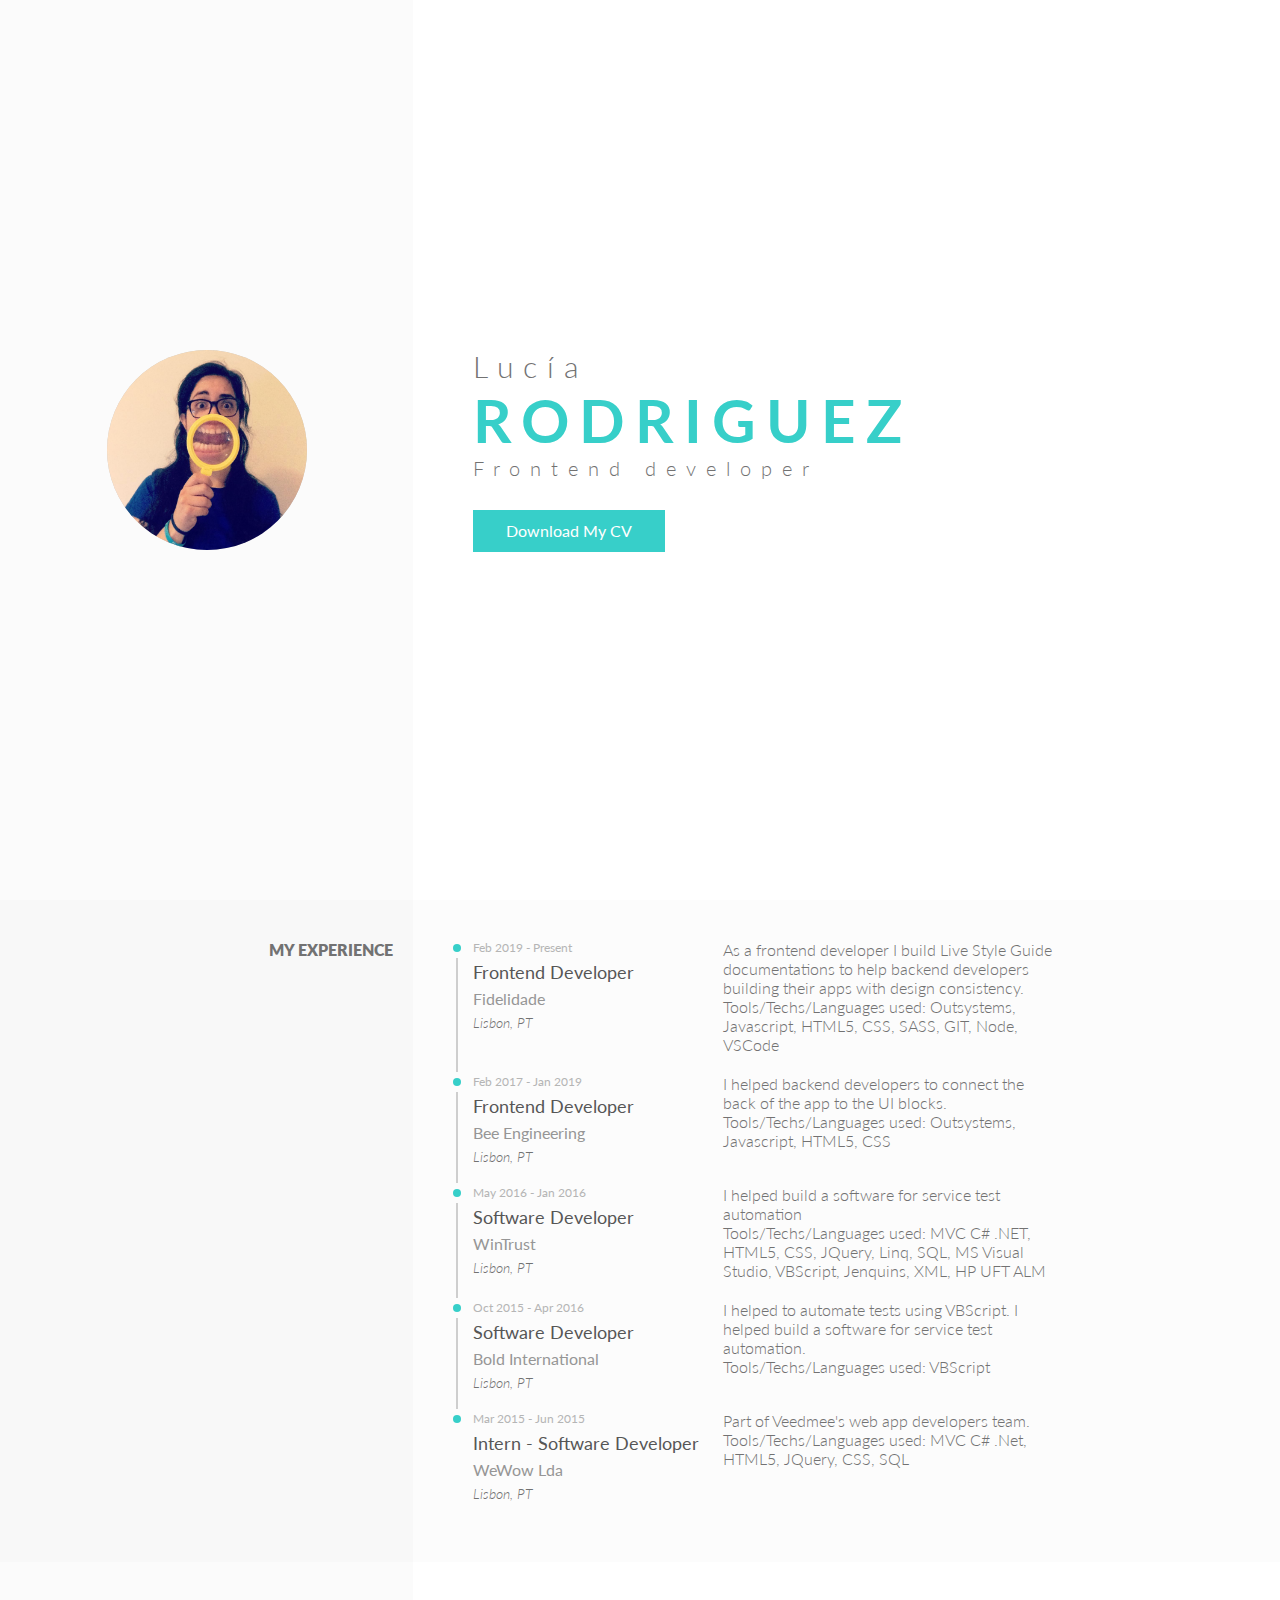
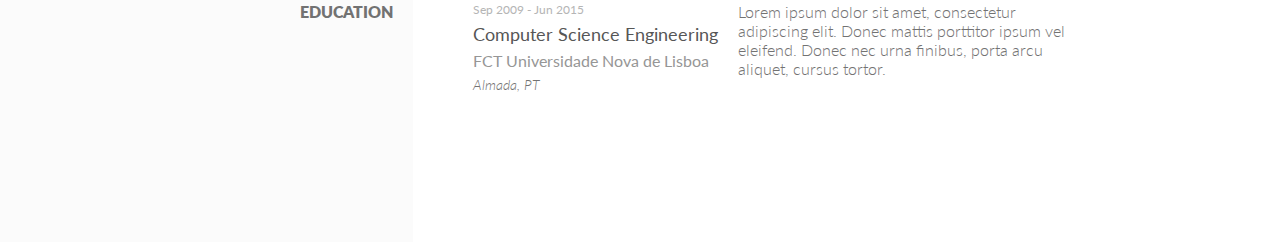
<file: index.html>
<!DOCTYPE html>
<!--[if lt IE 7]>      <html class="no-js lt-ie9 lt-ie8 lt-ie7"> <![endif]-->
<!--[if IE 7]>         <html class="no-js lt-ie9 lt-ie8"> <![endif]-->
<!--[if IE 8]>         <html class="no-js lt-ie9"> <![endif]-->
<!--[if gt IE 8]><!--> <html class="no-js"> <!--<![endif]-->
    <head>
        <meta charset="utf-8">
        <meta http-equiv="X-UA-Compatible" content="IE=edge">
        <title></title>
        <meta name="description" content="">
        <meta name="viewport" content="width=device-width, initial-scale=1">
        <link rel="stylesheet" href="css/styles2.css">
        <link rel="stylesheet" href="css/font-awesome.min.css">

    </head>
    <body>
        
        <section class="basic-info">
            <div class="left-bar">
                <img src="img/lucia.png">
                
            </div>
            <div class="content">
                <div class="names">
                    <p>Luc&iacute;a</p>
                    <p>Rodriguez</p>
                    <p>Frontend developer</p>
                    <div class="btn btn-primary">Download My CV</div>
                </div>
                
            </div>
        </section>
        
        <section class="experience">
            <div class="left-bar">
                My Experience
            </div>
            <div class="content">
                <div class="job-container">
                    <div class="job-container__details">
                        <div class="job-container__time">Feb 2019 - Present</div>
                        <div class="job-container__name">Frontend Developer</div>
                        <div class="job-container__company">Fidelidade</div>
                        <div class="job-container__place">Lisbon, PT</div>
                    </div>
                    <div class="job-container__resume">
                        <div class="job-container__desc">
                            <p>As a frontend developer I build Live Style Guide documentations to help backend developers building their apps with design consistency.</p>
                            <p>Tools/Techs/Languages used: Outsystems, Javascript, HTML5, CSS, SASS, GIT, Node, VSCode</p>
                        </div>
                    </div>  
                </div>

                <div class="job-container">
                    <div class="job-container__details">
                        <div class="job-container__time">Feb 2017 - Jan 2019</div>
                        <div class="job-container__name">Frontend Developer</div>
                        <div class="job-container__company">Bee Engineering</div>
                        <div class="job-container__place">Lisbon, PT</div>
                    </div>
                    <div class="job-container__resume">
                        <div class="job-container__desc">
                            <p>I helped backend developers to connect the back of the app to the UI blocks.</p>
                            <p>Tools/Techs/Languages used: Outsystems, Javascript, HTML5, CSS</p>
                        </div>
                    </div>  
                </div>

                <div class="job-container">
                    <div class="job-container__details">
                        <div class="job-container__time">May 2016 - Jan 2016</div> 
                        <div class="job-container__name">Software Developer</div>
                        <div class="job-container__company">WinTrust</div>
                        <div class="job-container__place">Lisbon, PT</div>
                    </div>
                    <div class="job-container__resume">
                        <div class="job-container__desc">
                            <p>I helped build a software for service test automation</p>
                            <p>Tools/Techs/Languages used: MVC C# .NET, HTML5, CSS, JQuery, Linq, SQL, MS Visual Studio, VBScript, Jenquins, XML, HP UFT ALM</p>
                        </div>
                    </div>
                </div>

                <div class="job-container">
                    <div class="job-container__details">
                        <div class="job-container__time">Oct 2015 - Apr 2016</div>
                        <div class="job-container__name">Software Developer</div>
                        <div class="job-container__company">Bold International</div>
                        <div class="job-container__place">Lisbon, PT</div>
                    </div>
                    <div class="job-container__resume">
                        <div class="job-container__desc">
                            <p>I helped to automate tests using VBScript. I helped build a software for service test automation.</p>
                            <p>Tools/Techs/Languages used: VBScript</p>    
                        </div>  
                    </div>
                </div>
                
                <div class="job-container">
                    <div class="job-container__details">
                        <div class="job-container__time">Mar 2015 - Jun 2015</div> 
                        <div class="job-container__name">Intern - Software Developer</div>
                        <div class="job-container__company">WeWow Lda</div>
                        <div class="job-container__place">Lisbon, PT</div>
                    </div>
                    <div class="job-container__resume">
                        <div class="job-container__desc">
                            <p>Part of Veedmee's web app developers team.</p>
                            <p>Tools/Techs/Languages used: MVC C# .Net, HTML5, JQuery, CSS, SQL</p>    
                        </div>
                    </div>
                </div>

            </div>
        </section>

        <section class="education">
            <div class="left-bar">
                Education
            </div>
            <div class="content">
                
                <div class="job-container">
                    <div class="job-container__details">
                        <div class="job-container__time">Sep 2009 - Jun 2015</div> 
                        <div class="job-container__name">Computer Science Engineering</div>
                        <div class="job-container__company">FCT Universidade Nova de Lisboa</div>
                        <div class="job-container__place">Almada, PT</div>
                    </div>
                    <div class="job-container__resume">
                        <div class="job-container__desc">Lorem ipsum dolor sit amet, consectetur adipiscing elit. Donec mattis porttitor ipsum vel eleifend. Donec nec urna finibus, porta arcu aliquet, cursus tortor. </div>
                    </div>  
                </div>

            </div>
        </section>

        <!--<section class="contact-me">
            <div class="left-bar">
                Feel free to contact me
            </div>
            <div class="content">
                <div class="images">
                    <img class="me-cartoon" src="img/locia.png">
                    <img class="cloud" src="img/cloud.png">
                </div>
            </div>
        </section>-->

        <script src="" async defer></script>
    </body>
</html>
</file>
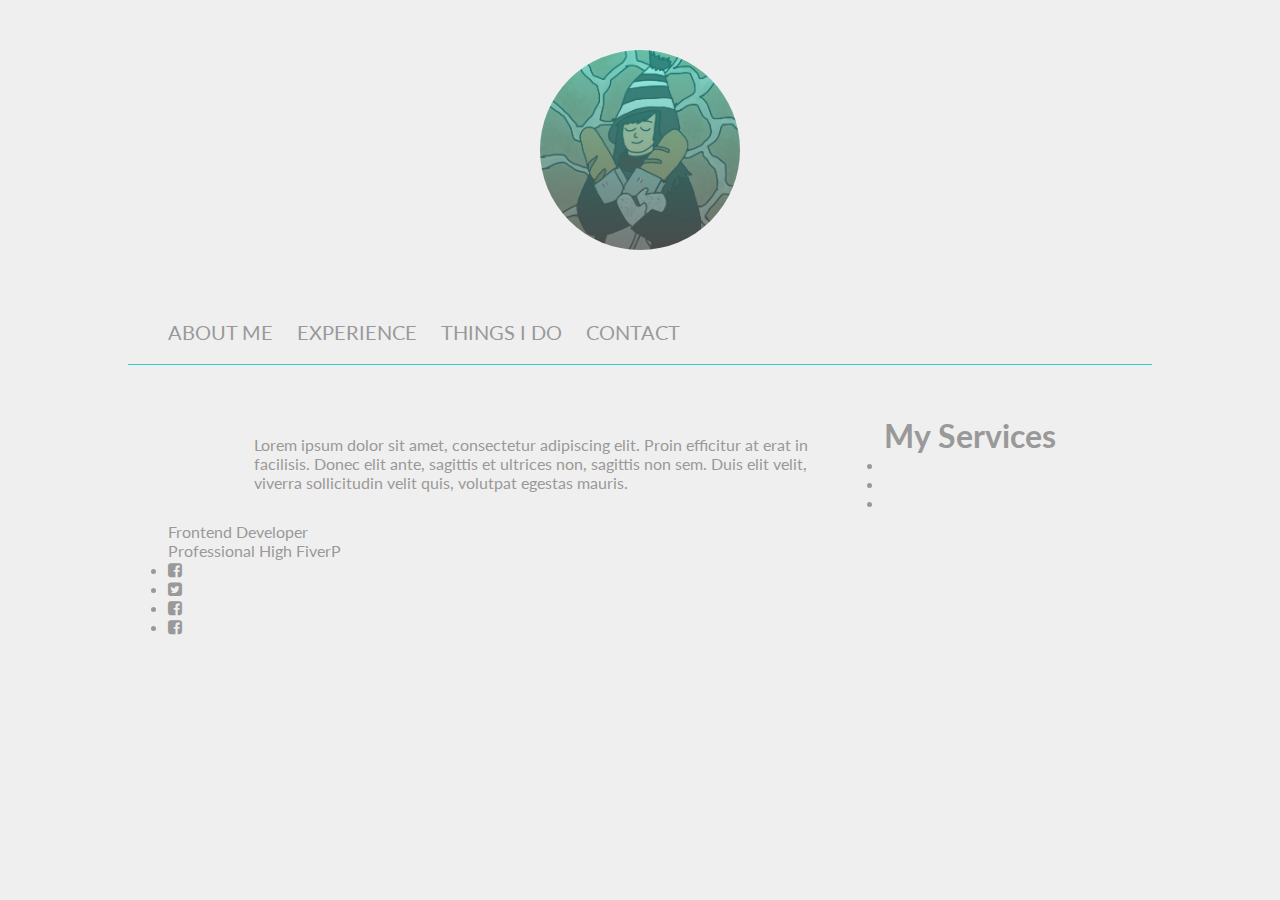
<file: indexold.html>
<!DOCTYPE html>
<!--[if lt IE 7]>      <html class="no-js lt-ie9 lt-ie8 lt-ie7"> <![endif]-->
<!--[if IE 7]>         <html class="no-js lt-ie9 lt-ie8"> <![endif]-->
<!--[if IE 8]>         <html class="no-js lt-ie9"> <![endif]-->
<!--[if gt IE 8]><!--> <html class="no-js"> <!--<![endif]-->
    <head>
        <meta charset="utf-8">
        <meta http-equiv="X-UA-Compatible" content="IE=edge">
        <title></title>
        <meta name="description" content="">
        <meta name="viewport" content="width=device-width, initial-scale=1">
        <link rel="stylesheet" href="css/style.css">
        <link rel="stylesheet" href="css/font-awesome.min.css">

    </head>
    <body>
        <!--[if lt IE 7]>
            <p class="browsehappy">You are using an <strong>outdated</strong> browser. Please <a href="#">upgrade your browser</a> to improve your experience.</p>
        <![endif]-->
        <header>
            <div class="cont">
                <div class="photo-cont">
                    <div class="photo"></div>
                </div>
                <nav>    
                    <ul>
                        <li>About Me</li>
                        <li>Experience</li>
                        <li>Things I do</li>
                        <li>Contact</li>
                    </ul>
                </nav>
            </div>

            
        </header>
        <section class="about-me">
            <div class="cont">

                <div class="me">
                    <div class="about">
                        Lorem ipsum dolor sit amet, consectetur adipiscing elit. Proin efficitur at erat in facilisis. Donec elit ante, sagittis et ultrices non, sagittis non sem. Duis elit velit, viverra sollicitudin velit quis, volutpat egestas mauris.
                    </div>
                    <div class="services">
                        <h1>My Services</h1>
                        <ul>
                            <li></li>
                            <li></li>
                            <li></li>
                        </ul>
                    </div>
                
                </div>

                <div class="services">
                    <div>Frontend Developer</div>
                    <div>Professional High FiverP</div>
                    <div>
                        <ul>
                            <li><i class="fa fa-facebook-square"></i></li>
                            <li><i class="fa fa-twitter-square" aria-hidden="true"></i></li>                    </li>
                            <li><i class="fa fa-facebook-square"></i></li>
                            <li><i class="fa fa-facebook-square"></i></li>
                        </ul>

                    </div>
                </div>
            </div>
        </section>
        <script src="" async defer></script>
    </body>
</html>
</file>
<file: css/styles2.css>
@import url('https://fonts.googleapis.com/css?family=Lato:100,100i,300,300i,400,400i,700,700i,900,900i&display=swap&subset=latin-ext');

/*------------------------------------------------------------------------------------------------------
                                             GENERAL STYLES
------------------------------------------------------------------------------------------------------*/
* {
    margin: 0;
    padding: 0;
}

body {
    height: 100%;
    min-height: 100%;
    margin: 0;
    box-sizing: border-box;
    padding: 0;
    color: #727272;
    font-family: 'Lato', sans-serif;
}

section {
    display: flex;   
    flex-direction: row;
    flex: 1 0 auto;
    height: 100%;
}

.left-bar {
    flex: 1;
    min-height: 200px;
    padding: 40px 20px;
    display: flex;
    flex-direction: column;
    align-items: flex-end;
    text-transform: uppercase;
    font-weight: 800;
}

.content {
    flex: 2;
    padding: 40px 60px;
    display: flex;
    flex-direction: column;
    min-height: 200px;
}

/**Controls**/
a,
a:link,
a:visited {
    text-decoration: none; 
}

.btn {
    height: 30px;
    padding: 6px;
    color: #FFF;
    display: flex;
    align-items: center;
    justify-content: center;
    max-width: 180px;
    line-height: 1.0;
    cursor: pointer;
}

.btn-primary {
    background-color: #37cfc9;
}

.btn-primary:hover {
    background-color: #727272;
    transition: background-color 0.3s ease-out;
}

/*------------------------------------------------------------------------------------------------------
                                                BASIC INFO
------------------------------------------------------------------------------------------------------*/
section.basic-info {
    height: 100vh;
}

section.basic-info .left-bar {
    background-color: #fbfbfb;
    align-items: center;
    justify-content: center;
    position: relative;
}

section.basic-info .left-bar img {
    max-width: 200px;
    height: 200px;
    border-radius: 50%;
    background: rgba(0, 0, 0, 0.2);
    
}

section.basic-info .content {
    flex-direction: row;
    align-items: center;
}

.names p:nth-child(1) {
    font-size: 30px;
    font-weight: 300;
    letter-spacing: 10px;
}

.names p:nth-child(2) {
    font-size: 60px;
    font-weight: 700;
    text-transform: uppercase;
    color: #37cfc9;
    letter-spacing: 10px;
}

.names p:nth-child(3) {
    font-size: 20px;
    font-weight: 300;
    letter-spacing: 10px;
    margin-bottom: 30px;
}




/*------------------------------------------------------------------------------------------------------
                                                ABOUT ME
------------------------------------------------------------------------------------------------------*/
section.about-me .left-bar {
    background-color: #f8f8f8;
}

section.about-me .content {
    background-color: #fcfcfc;
}

.resume {
    max-width: 400px;
    margin: 0 auto;
    text-align: center;
    font-size: 22px;
    font-weight: 300;
}

.services {
    display: flex;
    flex-direction: row;
    align-items: center;
    justify-content: center;
    text-align: center;
}

.service {
    margin: 50px;
    max-width: 100px;
}
.service i {
    font-size: 80px;
    margin-bottom: 12px;
    color: #37cfc9;
}

.service p {
    text-transform: uppercase;
    font-weight: 300;
}

/*------------------------------------------------------------------------------------------------------
                                                EXPERIENCE
------------------------------------------------------------------------------------------------------*/
section.experience .left-bar {
    background-color: #f8f8f8;
}

section.experience .content {
    background-color: #fcfcfc;
    display: flex;
    flex-direction: row;
    flex-wrap: wrap;
    justify-content: center;
}

.job-container {
    display: flex;
    flex-direction: row;
    width: 100%;
    margin-bottom: 20px;
    position: relative;
}

.job-container__details {
    margin-right: 20px;
    min-width: 230px;
}

.job-container__time {
    font-size: 12px;
    color: #b5b5b5;
    margin-bottom: 6px;
}

.job-container__company {
    color: #969696;
    margin-bottom: 6px;
}

.job-container__place {
    font-size: 14px;
    font-weight: 300;
    font-style: italic;
}

.job-container__name {
    font-size: 18px;
    margin-bottom: 6px;
    color: #565656;
}

.job-container__desc {
    font-size: 16px;
    font-weight: 300;
    max-width: 330px;
}

section.experience .job-container:not(:last-child):after {
    position: absolute;
    content: "";
    height: 100%;
    width: 2px;
    background-color: #cecece;
    left: -17px;
    top: 18px;
}

section.experience .job-container:before {
    content: "";
    position: absolute;
    background-color: #37cfc9;
    width: 8px;
    height: 8px;
    border-radius: 50%;
    left: -20px;
    top: 4px;
}

/*------------------------------------------------------------------------------------------------------
                                             EDUCATION
------------------------------------------------------------------------------------------------------*/
section.education .left-bar {
    background-color: #fbfbfb;
}

section.education .content {
    display: flex;
    flex-direction: row;
    flex-wrap: wrap;
    justify-content: center;

}








.images {
    position: relative;
}

img.me-cartoon {
    bottom: 70px;
    left: 0;
    right: 0;
    margin: 0 auto;
    max-width: 250px;
    animation: float 3s ease-in-out infinite;
}

.cloud {
    max-width: 200px;
    position: absolute;
    bottom: -6px;
    left: 0;
    right: 0;
    margin: 0 auto;
    z-index: 0;
    animation: float-cloud 3s ease-in-out infinite;
}

@keyframes float{
	0% {
		transform: translatey(0px);
	}
	50% {
		transform: translatey(-18px);
	}
	100% {
		transform: translatey(0px);
	}
}

@keyframes float-cloud{
	0% {
		transform: translatey(0px);
	}
	50% {
		transform: translatey(-10px);
	}
	100% {
		transform: translatey(0px);
	}
}


/*------------------------------------------------------------------------------------------------------
                                            MEDIA QUERIES
------------------------------------------------------------------------------------------------------*/
@media screen and (max-width: 930px) {
    
    section {
        display: flex;
        flex-direction: column;
    }

    section.basic-info {
        height: unset;
    }

    section.basic-info .left-bar {
        background-color: #FFF;
    }

    section.basic-info .content {
        justify-content: center;
    }

    .names {
        text-align: center;
    }
    .names p:nth-child(1) {
        font-size: 20px;
    }
    
    .names p:nth-child(2) {
        font-size: 30px;
    }
    
    .names p:nth-child(3) {
        font-size: 14px;
    } 

    section.basic-info .btn-primary {
        margin: 0 auto;
    }
    section .left-bar {
        height: auto;
        min-height: unset;
        align-items: flex-start;
        font-size: 18px;
    }

    section.education .left-bar {
        background-color: #f8f8f8;
    }

    .job-container__desc {
        font-size: 16px;
        max-width: unset;
    }

    .job-container {
        display: flex;
        flex-direction: column;
        width: 100%;
        margin-bottom: 20px;
        position: relative;
    }

    .job-container__details {
        margin-bottom: 10px;
    }
}



@media screen and (max-width: 1024px) {

    section.basic-info .images {
        transform: scale(0.8);
    }

}

@media screen and (max-width: 640px) {

    

    



}
</file>
<file: css/style.css>
@import url('https://fonts.googleapis.com/css?family=Lato:100,100i,300,300i,400,400i,700,700i,900,900i&display=swap&subset=latin-ext');

* {
    box-sizing: border-box;
    padding: 0;
    margin: 0;
}

body {
    background-color: #f0efef;
    color: #999;
    font-family: 'Lato', sans-serif;
}

.cont{
    max-width: 1024px;
    margin: 0 auto;
}

nav {
   display: flex;
   padding: 20px;
   border-bottom: 1px solid #37cfc9;
   text-transform: uppercase;
}

nav ul {
    list-style: none;
}

nav li {
    display: inline-block;
    margin-left: 20px;
    font-size: 20px;
}

/*--------------
HEADER
--------------*/
header .photo-cont {
    padding: 50px;
}

header .photo{
    background-image: linear-gradient(to bottom, rgba(44, 236, 219, 0.52), rgba(94, 99, 98, 0.73)),
url("../img/me.jpg");
    background-position: center;
    height: 200px;
    width: 200px;
    background-size: cover;
    color: #FFF;
    border-radius: 50%;
    /* flex: 1; */
    margin: 0 auto;
}


/*--------------
ABOUT ME
--------------*/
.about-me .cont {
    padding: 40px;
}
.about-me .me {
    display: flex;
    flex-direction: row;
    justify-content: center;
    align-items: center;
}

.about-me .about {
    margin: 30px;
    max-width: 600px;
}
</file>
